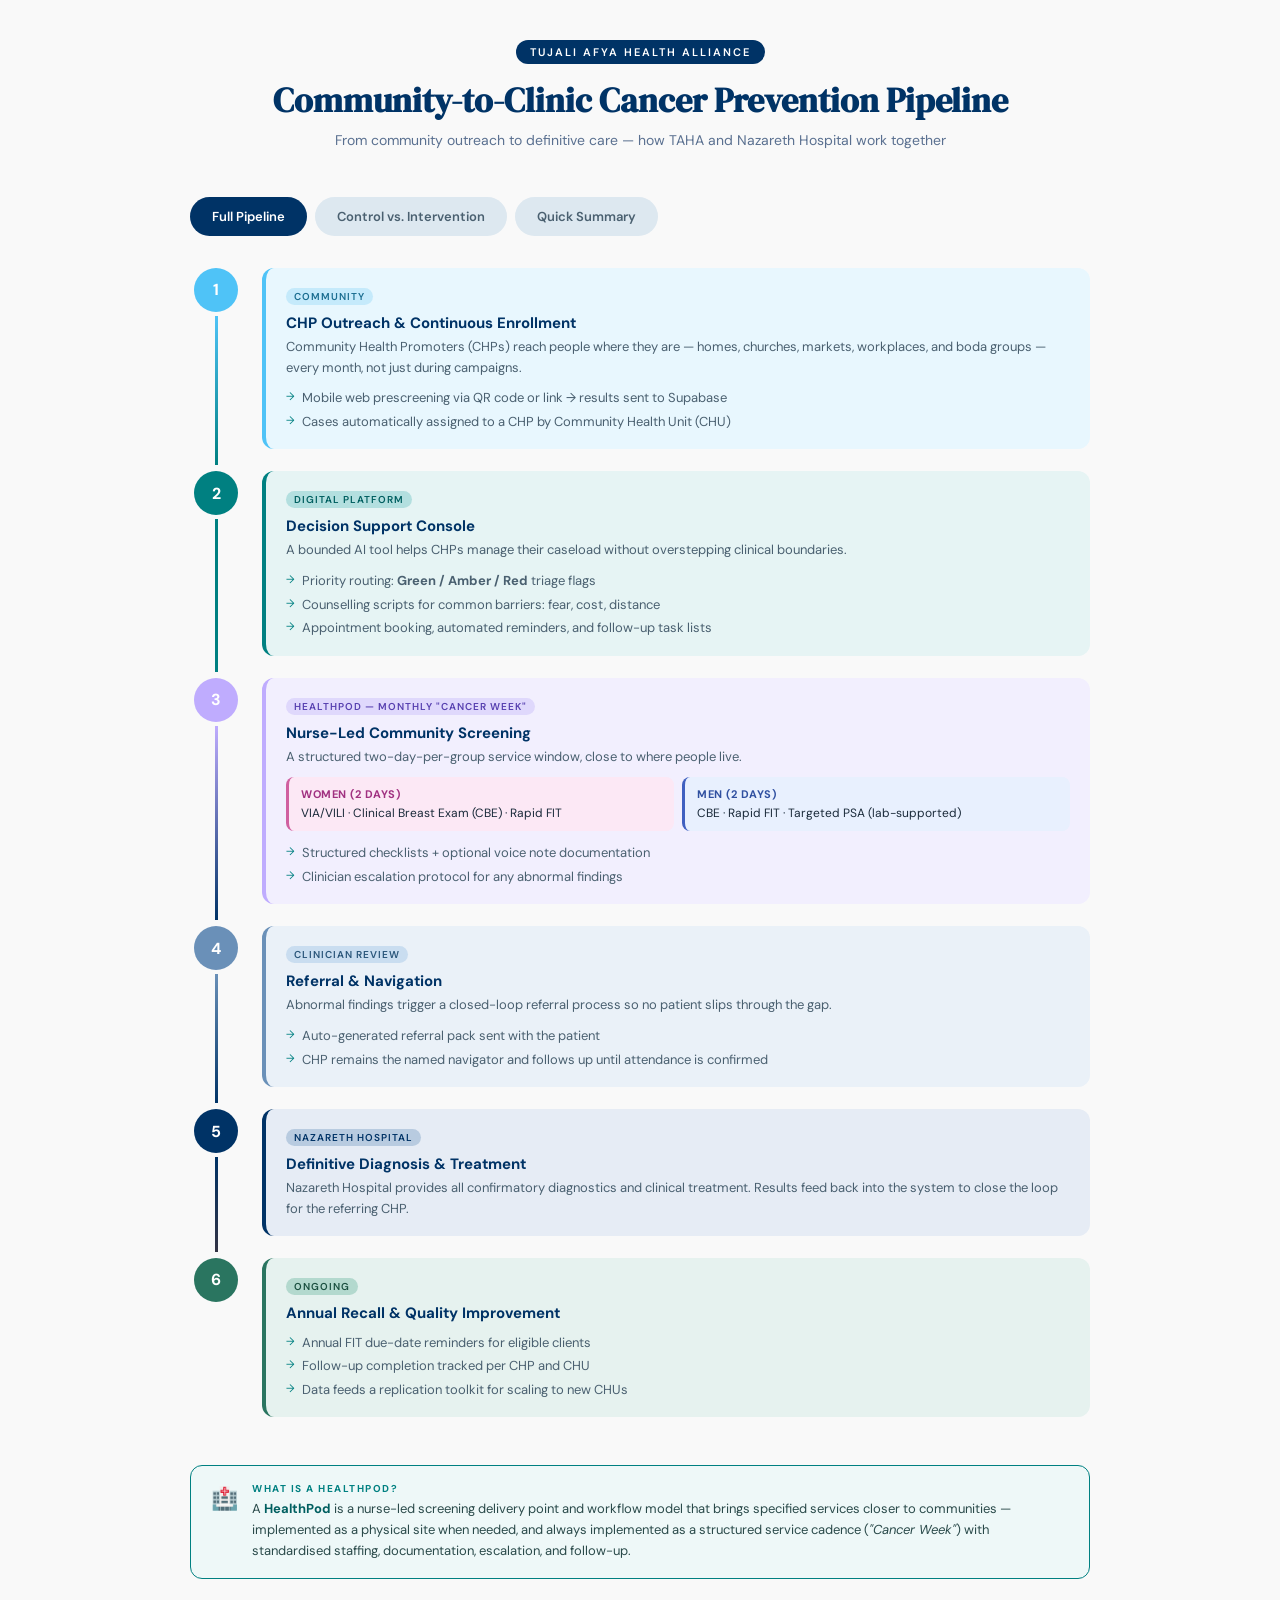
<file: pipeline/cancer-prevention-pipeline-v1.html>
<!DOCTYPE html>
<html lang="en">
<head>
<meta charset="UTF-8">
<meta name="viewport" content="width=device-width, initial-scale=1.0">
<title>TAHA Cancer Prevention Pipeline</title>
<link href="https://fonts.googleapis.com/css2?family=DM+Sans:wght@300;400;500;600;700&family=DM+Serif+Display:ital@0;1&display=swap" rel="stylesheet">
<style>
  :root {
    --sky: #4FC3F7;
    --lavender: #bfacfe;
    --teal: #008081;
    --navy: #003366;
    --white: #f9f9f9;
    --mid: #e8f4f8;
    --dark-teal: #005f60;
  }

  * { box-sizing: border-box; margin: 0; padding: 0; }

  body {
    font-family: 'DM Sans', sans-serif;
    background: var(--white);
    color: #1a2a3a;
    min-height: 100vh;
    padding: 40px 20px 60px;
  }

  .page-wrapper {
    max-width: 900px;
    margin: 0 auto;
  }

  .header {
    text-align: center;
    margin-bottom: 48px;
  }

  .org-tag {
    display: inline-block;
    background: var(--navy);
    color: white;
    font-size: 11px;
    font-weight: 600;
    letter-spacing: 2px;
    text-transform: uppercase;
    padding: 5px 14px;
    border-radius: 20px;
    margin-bottom: 16px;
  }

  h1 {
    font-family: 'DM Serif Display', serif;
    font-size: clamp(22px, 4vw, 34px);
    color: var(--navy);
    line-height: 1.2;
    margin-bottom: 10px;
  }

  .subtitle {
    color: #5a7090;
    font-size: 14px;
    font-weight: 400;
  }

  /* TABS */
  .tabs {
    display: flex;
    gap: 8px;
    margin-bottom: 32px;
    flex-wrap: wrap;
  }

  .tab {
    padding: 9px 20px;
    border-radius: 24px;
    font-size: 13px;
    font-weight: 600;
    cursor: pointer;
    border: 2px solid transparent;
    transition: all 0.2s;
    background: #dde8f0;
    color: #4a6070;
  }

  .tab.active {
    background: var(--navy);
    color: white;
  }

  .tab:hover:not(.active) {
    border-color: var(--navy);
    color: var(--navy);
  }

  .panel { display: none; }
  .panel.active { display: block; }

  /* PIPELINE STEPS */
  .pipeline {
    position: relative;
  }

  .step {
    display: flex;
    gap: 20px;
    margin-bottom: 6px;
    position: relative;
  }

  .step-left {
    display: flex;
    flex-direction: column;
    align-items: center;
    width: 52px;
    flex-shrink: 0;
  }

  .step-num {
    width: 44px;
    height: 44px;
    border-radius: 50%;
    display: flex;
    align-items: center;
    justify-content: center;
    font-weight: 700;
    font-size: 16px;
    color: white;
    flex-shrink: 0;
    position: relative;
    z-index: 1;
  }

  .connector {
    width: 3px;
    flex: 1;
    min-height: 28px;
    margin-top: 4px;
  }

  .step-card {
    flex: 1;
    border-radius: 12px;
    padding: 16px 20px;
    margin-bottom: 16px;
    border-left: 4px solid transparent;
  }

  .step-card h3 {
    font-size: 15px;
    font-weight: 700;
    margin-bottom: 4px;
    color: var(--navy);
  }

  .step-card .location-tag {
    display: inline-block;
    font-size: 10px;
    font-weight: 600;
    letter-spacing: 1px;
    text-transform: uppercase;
    padding: 2px 8px;
    border-radius: 10px;
    margin-bottom: 8px;
  }

  .step-card p {
    font-size: 13px;
    color: #4a6070;
    line-height: 1.6;
  }

  .step-card ul {
    list-style: none;
    margin-top: 8px;
  }

  .step-card ul li {
    font-size: 13px;
    color: #4a6070;
    padding: 2px 0;
    padding-left: 16px;
    position: relative;
    line-height: 1.5;
  }

  .step-card ul li::before {
    content: "→";
    position: absolute;
    left: 0;
    color: var(--teal);
    font-size: 11px;
  }

  /* Color themes per step */
  .s1 .step-num { background: var(--sky); }
  .s1 .connector { background: linear-gradient(to bottom, var(--sky), var(--teal)); }
  .s1 .step-card { background: #e8f7fe; border-color: var(--sky); }
  .s1 .location-tag { background: #c5eafb; color: #1a6d90; }

  .s2 .step-num { background: var(--teal); }
  .s2 .connector { background: linear-gradient(to bottom, var(--teal), var(--teal)); }
  .s2 .step-card { background: #e6f4f4; border-color: var(--teal); }
  .s2 .location-tag { background: #b3dfdf; color: var(--dark-teal); }

  .s3 .step-num { background: var(--lavender); }
  .s3 .connector { background: linear-gradient(to bottom, var(--lavender), var(--navy)); }
  .s3 .step-card { background: #f2effe; border-color: var(--lavender); }
  .s3 .location-tag { background: #dfd8fc; color: #5740b0; }

  .s4 .step-num { background: #6a90b8; }
  .s4 .connector { background: linear-gradient(to bottom, #6a90b8, var(--navy)); }
  .s4 .step-card { background: #eaf1f8; border-color: #6a90b8; }
  .s4 .location-tag { background: #c9ddf0; color: #2a567a; }

  .s5 .step-num { background: var(--navy); }
  .s5 .connector { background: linear-gradient(to bottom, var(--navy), #334); }
  .s5 .step-card { background: #e6ecf5; border-color: var(--navy); }
  .s5 .location-tag { background: #b8cbe0; color: var(--navy); }

  .s6 .step-num { background: #2a7560; }
  .s6 .connector { background: linear-gradient(to bottom, #2a7560, transparent); }
  .s6 .step-card { background: #e6f2ef; border-color: #2a7560; }
  .s6 .location-tag { background: #b3d9ce; color: #1a5040; }

  .no-connector .connector { display: none; }

  /* Gender badges */
  .gender-grid {
    display: grid;
    grid-template-columns: 1fr 1fr;
    gap: 8px;
    margin-top: 10px;
  }

  .gender-box {
    border-radius: 8px;
    padding: 10px 12px;
    font-size: 12px;
  }

  .gender-box.women {
    background: #fce8f5;
    border-left: 3px solid #d060a0;
  }

  .gender-box.men {
    background: #e8f0fe;
    border-left: 3px solid #4060c0;
  }

  .gender-box strong {
    display: block;
    font-size: 11px;
    font-weight: 700;
    letter-spacing: 0.5px;
    text-transform: uppercase;
    margin-bottom: 4px;
  }

  .gender-box.women strong { color: #a03080; }
  .gender-box.men strong { color: #3050a0; }

  /* STEPPED WEDGE */
  .wedge-grid {
    display: grid;
    gap: 20px;
  }

  .wedge-card {
    border-radius: 14px;
    overflow: hidden;
    border: 1px solid #d0dde8;
  }

  .wedge-header {
    padding: 14px 20px;
    display: flex;
    align-items: center;
    gap: 12px;
  }

  .wedge-badge {
    font-size: 11px;
    font-weight: 700;
    letter-spacing: 1px;
    text-transform: uppercase;
    padding: 4px 10px;
    border-radius: 12px;
    white-space: nowrap;
  }

  .wedge-header h3 {
    font-size: 15px;
    font-weight: 700;
    color: var(--navy);
  }

  .wedge-header p {
    font-size: 12px;
    color: #7a90a0;
    margin-top: 1px;
  }

  .wedge-body {
    padding: 16px 20px;
    background: white;
  }

  .flow-row {
    display: flex;
    align-items: center;
    flex-wrap: wrap;
    gap: 6px;
  }

  .flow-node {
    padding: 7px 13px;
    border-radius: 8px;
    font-size: 12px;
    font-weight: 500;
    white-space: nowrap;
  }

  .flow-arrow {
    color: #94a0b0;
    font-size: 16px;
    font-weight: 300;
  }

  .stage0 .wedge-header { background: #eaf1f8; }
  .stage0 .wedge-badge { background: #c5d8ec; color: var(--navy); }
  .stage0 .flow-node { background: #dde8f5; color: #2a4a6a; }
  .stage0 .flow-node.highlight { background: var(--navy); color: white; }

  .stage1 .wedge-header { background: #e6f4f4; }
  .stage1 .wedge-badge { background: #b0d8d8; color: var(--dark-teal); }
  .stage1 .flow-node { background: #d0eeee; color: #1a5050; }
  .stage1 .flow-node.highlight { background: var(--teal); color: white; }
  .stage1 .flow-node.new { background: var(--lavender); color: #3a2080; border: none; }

  /* BULLETS PANEL */
  .bullets-list {
    list-style: none;
    display: grid;
    gap: 14px;
  }

  .bullets-list li {
    display: flex;
    gap: 14px;
    align-items: flex-start;
    background: white;
    border-radius: 10px;
    padding: 14px 18px;
    border: 1px solid #dce8f0;
    font-size: 14px;
    line-height: 1.6;
    color: #2a3a4a;
  }

  .bullets-list li .icon {
    width: 32px;
    height: 32px;
    border-radius: 8px;
    display: flex;
    align-items: center;
    justify-content: center;
    font-size: 16px;
    flex-shrink: 0;
    margin-top: 1px;
  }

  /* DEFINITION BOX */
  .definition-box {
    margin-top: 32px;
    border: 1.5px solid var(--teal);
    border-radius: 12px;
    padding: 16px 20px;
    background: #eef8f8;
    display: flex;
    gap: 14px;
    align-items: flex-start;
  }

  .def-icon {
    font-size: 22px;
    flex-shrink: 0;
    margin-top: 2px;
  }

  .def-label {
    font-size: 10px;
    font-weight: 700;
    text-transform: uppercase;
    letter-spacing: 1.5px;
    color: var(--teal);
    margin-bottom: 4px;
  }

  .definition-box p {
    font-size: 13px;
    color: #2a4a4a;
    line-height: 1.6;
  }

  .definition-box strong {
    color: var(--dark-teal);
  }
</style>
</head>
<body>
<div class="page-wrapper">

  <div class="header">
    <div class="org-tag">Tujali Afya Health Alliance</div>
    <h1>Community-to-Clinic Cancer Prevention Pipeline</h1>
    <p class="subtitle">From community outreach to definitive care — how TAHA and Nazareth Hospital work together</p>
  </div>

  <div class="tabs">
    <div class="tab active" onclick="showTab('overview')">Full Pipeline</div>
    <div class="tab" onclick="showTab('wedge')">Control vs. Intervention</div>
    <div class="tab" onclick="showTab('bullets')">Quick Summary</div>
  </div>

  <!-- FULL PIPELINE -->
  <div class="panel active" id="overview">
    <div class="pipeline">

      <div class="step s1">
        <div class="step-left">
          <div class="step-num">1</div>
          <div class="connector"></div>
        </div>
        <div class="step-card">
          <span class="location-tag">Community</span>
          <h3>CHP Outreach &amp; Continuous Enrollment</h3>
          <p>Community Health Promoters (CHPs) reach people where they are — homes, churches, markets, workplaces, and boda groups — every month, not just during campaigns.</p>
          <ul>
            <li>Mobile web prescreening via QR code or link → results sent to Supabase</li>
            <li>Cases automatically assigned to a CHP by Community Health Unit (CHU)</li>
          </ul>
        </div>
      </div>

      <div class="step s2">
        <div class="step-left">
          <div class="step-num">2</div>
          <div class="connector"></div>
        </div>
        <div class="step-card">
          <span class="location-tag">Digital Platform</span>
          <h3>Decision Support Console</h3>
          <p>A bounded AI tool helps CHPs manage their caseload without overstepping clinical boundaries.</p>
          <ul>
            <li>Priority routing: <strong>Green / Amber / Red</strong> triage flags</li>
            <li>Counselling scripts for common barriers: fear, cost, distance</li>
            <li>Appointment booking, automated reminders, and follow-up task lists</li>
          </ul>
        </div>
      </div>

      <div class="step s3">
        <div class="step-left">
          <div class="step-num">3</div>
          <div class="connector"></div>
        </div>
        <div class="step-card">
          <span class="location-tag">HealthPod — Monthly "Cancer Week"</span>
          <h3>Nurse-Led Community Screening</h3>
          <p>A structured two-day-per-group service window, close to where people live.</p>
          <div class="gender-grid">
            <div class="gender-box women">
              <strong>Women (2 days)</strong>
              VIA/VILI · Clinical Breast Exam (CBE) · Rapid FIT
            </div>
            <div class="gender-box men">
              <strong>Men (2 days)</strong>
              CBE · Rapid FIT · Targeted PSA (lab-supported)
            </div>
          </div>
          <ul style="margin-top:10px">
            <li>Structured checklists + optional voice note documentation</li>
            <li>Clinician escalation protocol for any abnormal findings</li>
          </ul>
        </div>
      </div>

      <div class="step s4">
        <div class="step-left">
          <div class="step-num">4</div>
          <div class="connector"></div>
        </div>
        <div class="step-card">
          <span class="location-tag">Clinician Review</span>
          <h3>Referral &amp; Navigation</h3>
          <p>Abnormal findings trigger a closed-loop referral process so no patient slips through the gap.</p>
          <ul>
            <li>Auto-generated referral pack sent with the patient</li>
            <li>CHP remains the named navigator and follows up until attendance is confirmed</li>
          </ul>
        </div>
      </div>

      <div class="step s5">
        <div class="step-left">
          <div class="step-num">5</div>
          <div class="connector"></div>
        </div>
        <div class="step-card">
          <span class="location-tag">Nazareth Hospital</span>
          <h3>Definitive Diagnosis &amp; Treatment</h3>
          <p>Nazareth Hospital provides all confirmatory diagnostics and clinical treatment. Results feed back into the system to close the loop for the referring CHP.</p>
        </div>
      </div>

      <div class="step s6 no-connector">
        <div class="step-left">
          <div class="step-num">6</div>
          <div class="connector"></div>
        </div>
        <div class="step-card">
          <span class="location-tag">Ongoing</span>
          <h3>Annual Recall &amp; Quality Improvement</h3>
          <ul>
            <li>Annual FIT due-date reminders for eligible clients</li>
            <li>Follow-up completion tracked per CHP and CHU</li>
            <li>Data feeds a replication toolkit for scaling to new CHUs</li>
          </ul>
        </div>
      </div>

    </div>

    <div class="definition-box">
      <div class="def-icon">🏥</div>
      <div>
        <div class="def-label">What is a HealthPod?</div>
        <p>A <strong>HealthPod</strong> is a nurse-led screening delivery point and workflow model that brings specified services closer to communities — implemented as a physical site when needed, and always implemented as a structured service cadence (<em>"Cancer Week"</em>) with standardised staffing, documentation, escalation, and follow-up.</p>
      </div>
    </div>
  </div>

  <!-- STEPPED WEDGE -->
  <div class="panel" id="wedge">
    <div class="wedge-grid">

      <div class="wedge-card stage0">
        <div class="wedge-header">
          <div>
            <div class="wedge-badge">Stage 0 — Control</div>
            <h3>Nazareth-First Model</h3>
            <p>Current standard practice: community screening happens at the hospital</p>
          </div>
        </div>
        <div class="wedge-body">
          <div class="flow-row">
            <div class="flow-node">CHP prescreens<br><small>(QR / web tool)</small></div>
            <div class="flow-arrow">→</div>
            <div class="flow-node">Case assigned<br><small>by CHU</small></div>
            <div class="flow-arrow">→</div>
            <div class="flow-node highlight">Direct referral<br>to Nazareth</div>
            <div class="flow-arrow">→</div>
            <div class="flow-node">Follow-up</div>
          </div>
        </div>
      </div>

      <div class="wedge-card stage1">
        <div class="wedge-header">
          <div>
            <div class="wedge-badge">Stage 1 — Intervention</div>
            <h3>HealthPod-First Model</h3>
            <p>Screening moves closer to the community; Nazareth handles confirmation and treatment</p>
          </div>
        </div>
        <div class="wedge-body">
          <div class="flow-row">
            <div class="flow-node">CHP prescreens<br><small>(QR / web tool)</small></div>
            <div class="flow-arrow">→</div>
            <div class="flow-node">Case assigned<br><small>by CHU</small></div>
            <div class="flow-arrow">→</div>
            <div class="flow-node new">Booking into<br>HealthPod Cancer Week</div>
            <div class="flow-arrow">→</div>
            <div class="flow-node new">Nurse-led screening<br><small>VIA/VILI · CBE · FIT/PSA</small></div>
            <div class="flow-arrow">→</div>
            <div class="flow-node new">Clinician review<br><small>abnormals escalated</small></div>
            <div class="flow-arrow">→</div>
            <div class="flow-node highlight">Nazareth — confirmation<br>&amp; treatment</div>
            <div class="flow-arrow">→</div>
            <div class="flow-node">Closed-loop<br>follow-up &amp; annual recall</div>
          </div>
        </div>
      </div>

    </div>

    <div class="definition-box" style="margin-top:24px">
      <div class="def-icon">📊</div>
      <div>
        <div class="def-label">What the stepped-wedge shows</div>
        <p>In the <strong>control arm</strong>, Nazareth Hospital is both the screening site and treatment centre. In the <strong>intervention arm</strong>, community-proximate HealthPod screening is inserted before Nazareth referral — reducing the burden on the hospital while bringing care closer to patients. Outcomes across both arms are compared to evaluate the model.</p>
      </div>
    </div>
  </div>

  <!-- QUICK BULLETS -->
  <div class="panel" id="bullets">
    <ul class="bullets-list">
      <li>
        <div class="icon" style="background:#e6f7fe;">🏘️</div>
        <div><strong>CHPs enroll continuously within CHUs</strong> using a mobile web tool. Cases auto-assign by CHU so every person has a named community health promoter responsible for them.</div>
      </li>
      <li>
        <div class="icon" style="background:#e6f4f4;">💻</div>
        <div><strong>A decision-support console</strong> helps CHPs prioritise cases, book appointments, use counselling scripts, and track follow-up tasks — within clearly bounded, non-clinical limits.</div>
      </li>
      <li>
        <div class="icon" style="background:#f2effe;">🩺</div>
        <div><strong>Monthly HealthPod "Cancer Week" sessions</strong> deliver nurse-led VIA/VILI, clinical breast exams, and lab-supported FIT/PSA testing — close to where people live. Clinicians review all abnormal results.</div>
      </li>
      <li>
        <div class="icon" style="background:#e6ecf5;">🏥</div>
        <div><strong>Nazareth Hospital provides definitive care.</strong> Referrals are closed-loop: CHPs track attendance, and outcomes feed back into the platform. Eligible clients receive annual FIT recall reminders.</div>
      </li>
    </ul>
  </div>

</div>

<script>
  function showTab(name) {
    document.querySelectorAll('.panel').forEach(p => p.classList.remove('active'));
    document.querySelectorAll('.tab').forEach(t => t.classList.remove('active'));
    document.getElementById(name).classList.add('active');
    event.target.classList.add('active');
  }
</script>
</body>
</html>
</file>
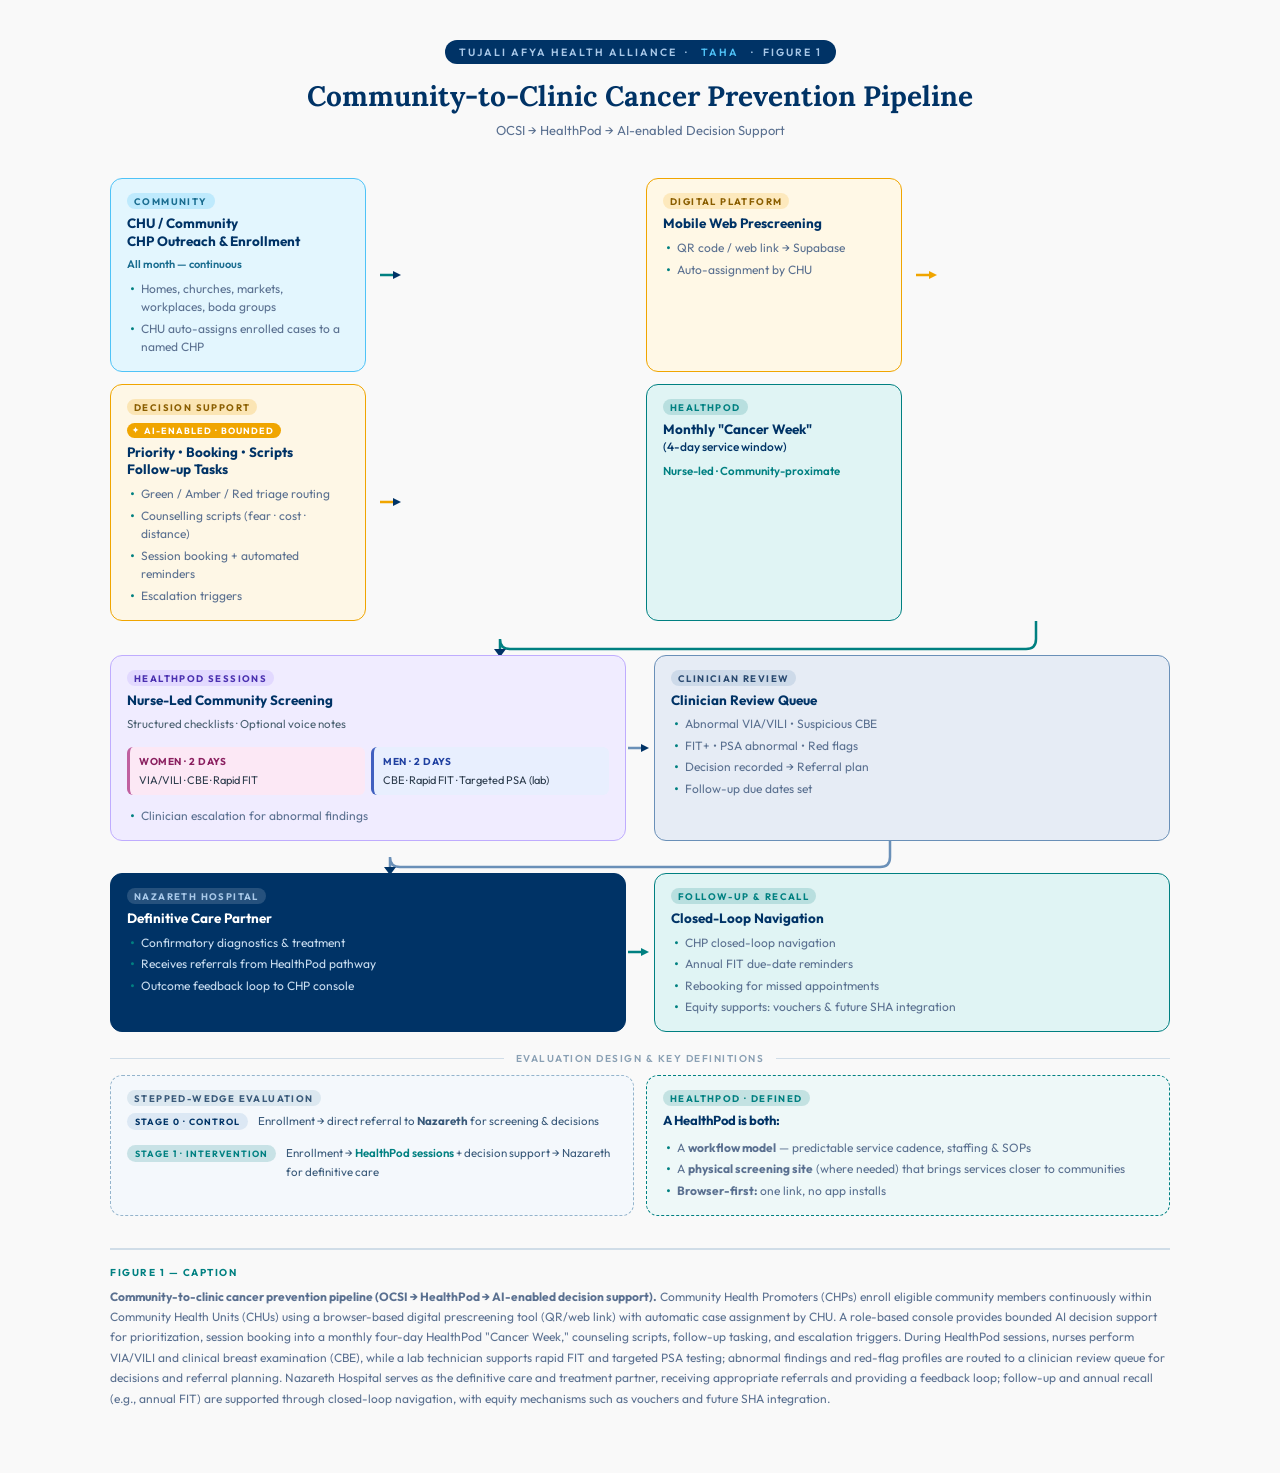
<file: pipeline/cancer-prevention-pipeline-v2.html>
<!DOCTYPE html>
<html lang="en">
<head>
<meta charset="UTF-8">
<meta name="viewport" content="width=device-width, initial-scale=1.0">
<title>TAHA Cancer Prevention Pipeline</title>
<link href="https://fonts.googleapis.com/css2?family=Outfit:wght@300;400;500;600;700&family=Lora:ital,wght@0,500;0,600;1,400&display=swap" rel="stylesheet">
<style>
  :root {
    --sky: #4FC3F7;
    --sky-light: #e3f6fe;
    --lavender: #bfacfe;
    --lavender-light: #f0ecff;
    --teal: #008081;
    --teal-light: #e0f4f4;
    --navy: #003366;
    --navy-light: #e6ecf5;
    --white: #f9f9f9;
    --border: #d0dde8;
    --text-main: #0d1e30;
    --text-muted: #5a7090;
    --ai-gold: #f0a500;
    --ai-gold-light: #fef7e6;
  }

  * { box-sizing: border-box; margin: 0; padding: 0; }

  body {
    font-family: 'Outfit', sans-serif;
    background: var(--white);
    color: var(--text-main);
    padding: 40px 24px 64px;
  }

  .page {
    max-width: 1060px;
    margin: 0 auto;
  }

  /* ── HEADER ─────────────────────────────────────── */
  .header {
    text-align: center;
    margin-bottom: 40px;
  }

  .header-kicker {
    display: inline-flex;
    align-items: center;
    gap: 8px;
    background: var(--navy);
    color: #a8c8e8;
    font-size: 10.5px;
    font-weight: 600;
    letter-spacing: 2px;
    text-transform: uppercase;
    padding: 5px 14px;
    border-radius: 20px;
    margin-bottom: 14px;
  }

  .header-kicker span { color: var(--sky); }

  h1 {
    font-family: 'Lora', serif;
    font-size: clamp(18px, 3vw, 28px);
    color: var(--navy);
    line-height: 1.3;
    max-width: 700px;
    margin: 0 auto 8px;
  }

  .header-sub {
    font-size: 13px;
    color: var(--text-muted);
    font-weight: 400;
  }

  /* ── FLOW GRID (rows 1–3) ─────────────────────── */
  .flow-layer {
    display: grid;
    gap: 0;
    margin-bottom: 0;
  }

  /* Row 1: 4 columns */
  .row-1 {
    display: grid;
    grid-template-columns: repeat(4, 1fr);
    gap: 12px;
    align-items: stretch;
    position: relative;
  }

  /* Row 2: 2 columns */
  .row-2 {
    display: grid;
    grid-template-columns: 1fr 1fr;
    gap: 12px;
    align-items: stretch;
    position: relative;
  }

  /* Row 3: 2 columns */
  .row-3 {
    display: grid;
    grid-template-columns: 1fr 1fr;
    gap: 12px;
    align-items: stretch;
  }

  /* Row 4 (bottom info): 2 columns */
  .row-4 {
    display: grid;
    grid-template-columns: 1fr 1fr;
    gap: 12px;
    align-items: stretch;
    margin-top: 10px;
  }

  /* Arrow connectors between rows */
  .arrow-row {
    display: flex;
    justify-content: center;
    align-items: center;
    padding: 6px 0 4px;
    gap: 0;
  }

  .arrow-row.row1-to-row2 {
    /* wide right side: arrow from col 4 down to right col of row2 */
    justify-content: flex-end;
    padding-right: calc(25% + 6px);
  }

  .v-arrow {
    display: flex;
    flex-direction: column;
    align-items: center;
    gap: 0;
  }

  .v-arrow .shaft {
    width: 2.5px;
    height: 20px;
    background: linear-gradient(to bottom, var(--teal), var(--navy));
    border-radius: 2px;
  }

  .v-arrow .head {
    width: 0;
    height: 0;
    border-left: 7px solid transparent;
    border-right: 7px solid transparent;
    border-top: 9px solid var(--navy);
  }

  /* Horizontal arrow inside row */
  .h-arrow {
    display: flex;
    align-items: center;
    justify-content: center;
    flex-direction: column;
    width: 24px;
    flex-shrink: 0;
  }

  .h-arrow .ha-shaft {
    height: 2.5px;
    width: 100%;
    background: var(--teal);
    border-radius: 2px;
  }

  /* ── NODE CARDS ─────────────────────────────────── */
  .node {
    border-radius: 12px;
    padding: 14px 16px;
    position: relative;
    border: 1.5px solid var(--border);
    display: flex;
    flex-direction: column;
    gap: 6px;
    transition: box-shadow 0.2s;
  }

  .node:hover {
    box-shadow: 0 6px 22px rgba(0,51,102,0.10);
  }

  .node-label {
    font-size: 9.5px;
    font-weight: 700;
    letter-spacing: 1.4px;
    text-transform: uppercase;
    padding: 2px 7px;
    border-radius: 8px;
    display: inline-block;
    align-self: flex-start;
  }

  .node h3 {
    font-size: 13.5px;
    font-weight: 700;
    line-height: 1.3;
    color: var(--navy);
  }

  .node p, .node ul {
    font-size: 12px;
    color: var(--text-muted);
    line-height: 1.55;
  }

  .node ul {
    list-style: none;
    display: flex;
    flex-direction: column;
    gap: 3px;
  }

  .node ul li {
    padding-left: 14px;
    position: relative;
  }

  .node ul li::before {
    content: "·";
    position: absolute;
    left: 4px;
    color: var(--teal);
    font-weight: 700;
    font-size: 16px;
    line-height: 1;
    top: 1px;
  }

  /* Color themes */
  .c-community {
    background: var(--sky-light);
    border-color: var(--sky);
  }
  .c-community .node-label { background: rgba(79,195,247,0.25); color: #1a6d90; }

  .c-digital {
    background: #fff8e6;
    border-color: var(--ai-gold);
  }
  .c-digital .node-label { background: rgba(240,165,0,0.18); color: #8a5e00; }

  .c-ai {
    background: var(--ai-gold-light);
    border-color: var(--ai-gold);
    position: relative;
  }
  .c-ai .node-label { background: rgba(240,165,0,0.22); color: #8a5e00; }

  .c-healthpod {
    background: var(--teal-light);
    border-color: var(--teal);
  }
  .c-healthpod .node-label { background: rgba(0,128,129,0.18); color: var(--teal); }

  .c-screening {
    background: var(--lavender-light);
    border-color: var(--lavender);
  }
  .c-screening .node-label { background: rgba(191,172,254,0.3); color: #4a30b0; }

  .c-clinician {
    background: var(--navy-light);
    border-color: #6a90b8;
  }
  .c-clinician .node-label { background: rgba(106,144,184,0.2); color: #2a4a70; }

  .c-nazareth {
    background: var(--navy);
    border-color: var(--navy);
  }
  .c-nazareth h3, .c-nazareth p, .c-nazareth ul li { color: #c8ddf0; }
  .c-nazareth h3 { color: white; }
  .c-nazareth .node-label { background: rgba(255,255,255,0.15); color: #a8c8e8; }

  .c-followup {
    background: var(--teal-light);
    border-color: var(--teal);
  }
  .c-followup .node-label { background: rgba(0,128,129,0.18); color: var(--teal); }

  .c-wedge {
    background: #f4f8fc;
    border: 1.5px dashed #94b4cc;
  }
  .c-wedge .node-label { background: #dce8f0; color: #3a5a7a; }

  .c-healthpod-def {
    background: #eef8f8;
    border: 1.5px dashed var(--teal);
  }
  .c-healthpod-def .node-label { background: rgba(0,128,129,0.18); color: var(--teal); }

  /* Gender sub-grid */
  .gender-grid {
    display: grid;
    grid-template-columns: 1fr 1fr;
    gap: 6px;
    margin-top: 4px;
  }

  .gender-box {
    border-radius: 6px;
    padding: 7px 9px;
    font-size: 11px;
    line-height: 1.5;
    color: #2a3a4a;
  }

  .gender-box strong {
    display: block;
    font-size: 10px;
    font-weight: 700;
    letter-spacing: 0.5px;
    text-transform: uppercase;
    margin-bottom: 3px;
  }

  .gw { background: #fce8f5; border-left: 3px solid #c060a0; }
  .gw strong { color: #8a2060; }
  .gm { background: #e8effe; border-left: 3px solid #4060c0; }
  .gm strong { color: #2040a0; }

  /* Row-arrow connectors */
  .connector-row {
    display: flex;
    align-items: center;
    padding: 8px 0 6px;
    gap: 4px;
    position: relative;
  }

  /* Right-to-left arrow (row 1 col4 → row2 col2) */
  .bend-right .shaft-h {
    height: 2.5px;
    background: var(--teal);
    border-radius: 2px;
  }

  .bend-right .shaft-v {
    width: 2.5px;
    background: linear-gradient(to bottom, var(--teal), var(--navy));
    border-radius: 2px;
  }

  /* Inter-row connecting svg arrows */
  .svg-connector {
    width: 100%;
    overflow: visible;
    display: block;
  }

  /* AI badge decoration */
  .ai-badge {
    display: inline-flex;
    align-items: center;
    gap: 4px;
    background: var(--ai-gold);
    color: white;
    font-size: 9px;
    font-weight: 700;
    letter-spacing: 1px;
    text-transform: uppercase;
    padding: 2px 7px 2px 5px;
    border-radius: 10px;
    align-self: flex-start;
    margin-top: 2px;
  }

  .ai-badge::before {
    content: "✦";
    font-size: 8px;
  }

  /* Divider labels between rows */
  .row-divider {
    display: flex;
    align-items: center;
    gap: 12px;
    margin: 14px 0 10px;
  }

  .row-divider::before,
  .row-divider::after {
    content: "";
    flex: 1;
    height: 1px;
    background: var(--border);
  }

  .row-divider span {
    font-size: 10px;
    font-weight: 600;
    letter-spacing: 1.5px;
    text-transform: uppercase;
    color: #8aa0b4;
    white-space: nowrap;
  }

  /* Down arrow block */
  .down-arrow-block {
    display: flex;
    justify-content: center;
    padding: 6px 0;
  }

  .down-arrow-block.left { justify-content: flex-start; padding-left: 25%; }
  .down-arrow-block.right { justify-content: flex-end; padding-right: 25%; }

  .down-arrow {
    display: flex;
    flex-direction: column;
    align-items: center;
  }

  .da-shaft {
    width: 2px;
    height: 18px;
    background: linear-gradient(to bottom, var(--sky), var(--teal));
  }

  .da-head {
    width: 0;
    height: 0;
    border-left: 6px solid transparent;
    border-right: 6px solid transparent;
    border-top: 8px solid var(--teal);
  }

  /* Bent connector from row2 right → row3 left */
  .bent-connector {
    display: flex;
    justify-content: flex-end;
    padding-right: 26%;
    padding-left: 26%;
    gap: 0;
    position: relative;
    height: 36px;
  }

  /* Figure caption */
  .caption-box {
    margin-top: 32px;
    border-top: 2px solid var(--border);
    padding-top: 16px;
  }

  .caption-label {
    font-size: 10px;
    font-weight: 700;
    letter-spacing: 1.5px;
    text-transform: uppercase;
    color: var(--teal);
    margin-bottom: 8px;
  }

  .caption-box p {
    font-size: 12px;
    color: var(--text-muted);
    line-height: 1.7;
  }

  /* Horizontal flow arrows in rows */
  .row-with-arrows {
    display: flex;
    align-items: stretch;
    gap: 0;
  }

  .mini-arrow {
    display: flex;
    align-items: center;
    padding: 0 2px;
    flex-shrink: 0;
  }

  .mini-arrow svg {
    width: 22px;
    height: 16px;
  }

  /* Wedge side-by-side labels */
  .wedge-stage {
    display: flex;
    gap: 10px;
    align-items: flex-start;
    margin-bottom: 8px;
  }

  .wedge-stage:last-child { margin-bottom: 0; }

  .stage-pill {
    display: inline-block;
    font-size: 9px;
    font-weight: 700;
    letter-spacing: 1px;
    text-transform: uppercase;
    padding: 3px 8px;
    border-radius: 10px;
    white-space: nowrap;
    flex-shrink: 0;
    margin-top: 1px;
  }

  .stage-control { background: #dce8f4; color: var(--navy); }
  .stage-intervention { background: rgba(0,128,129,0.18); color: var(--teal); }

  .wedge-flow {
    font-size: 11.5px;
    color: #3a5a7a;
    line-height: 1.6;
  }

  .wedge-flow em {
    font-style: normal;
    color: var(--teal);
    font-weight: 600;
  }

</style>
</head>
<body>
<div class="page">

  <!-- HEADER -->
  <div class="header">
    <div class="header-kicker">
      Tujali Afya Health Alliance &nbsp;·&nbsp; <span>TAHA</span> &nbsp;·&nbsp; Figure 1
    </div>
    <h1>Community-to-Clinic Cancer Prevention Pipeline</h1>
    <p class="header-sub">OCSI &rarr; HealthPod &rarr; AI-enabled Decision Support</p>
  </div>

  <!-- ══════════ ROW 1: 4 nodes ══════════ -->
  <div class="row-1">

    <!-- 1. Community -->
    <div class="node c-community">
      <span class="node-label">Community</span>
      <h3>CHU / Community<br>CHP Outreach &amp; Enrollment</h3>
      <p style="font-weight:600; color:#1a6d90; font-size:11px;">All month — continuous</p>
      <ul>
        <li>Homes, churches, markets, workplaces, boda groups</li>
        <li>CHU auto-assigns enrolled cases to a named CHP</li>
      </ul>
    </div>

    <!-- mini arrow -->
    <div class="mini-arrow">
      <svg viewBox="0 0 22 16" fill="none" xmlns="http://www.w3.org/2000/svg">
        <line x1="0" y1="8" x2="14" y2="8" stroke="#008081" stroke-width="2.5" stroke-linecap="round"/>
        <polygon points="13,4 21,8 13,12" fill="#003366"/>
      </svg>
    </div>

    <!-- 2. Digital Prescreening -->
    <div class="node c-digital">
      <span class="node-label">Digital Platform</span>
      <h3>Mobile Web Prescreening</h3>
      <ul>
        <li>QR code / web link → Supabase</li>
        <li>Auto-assignment by CHU</li>
      </ul>
    </div>

    <!-- mini arrow -->
    <div class="mini-arrow">
      <svg viewBox="0 0 22 16" fill="none" xmlns="http://www.w3.org/2000/svg">
        <line x1="0" y1="8" x2="14" y2="8" stroke="#f0a500" stroke-width="2.5" stroke-linecap="round"/>
        <polygon points="13,4 21,8 13,12" fill="#f0a500"/>
      </svg>
    </div>

    <!-- 3. AI Decision Support -->
    <div class="node c-ai">
      <span class="node-label">Decision Support</span>
      <div class="ai-badge">AI-enabled · Bounded</div>
      <h3>Priority &bull; Booking &bull; Scripts<br>Follow-up Tasks</h3>
      <ul>
        <li>Green / Amber / Red triage routing</li>
        <li>Counselling scripts (fear · cost · distance)</li>
        <li>Session booking + automated reminders</li>
        <li>Escalation triggers</li>
      </ul>
    </div>

    <!-- mini arrow -->
    <div class="mini-arrow">
      <svg viewBox="0 0 22 16" fill="none" xmlns="http://www.w3.org/2000/svg">
        <line x1="0" y1="8" x2="14" y2="8" stroke="#f0a500" stroke-width="2.5" stroke-linecap="round"/>
        <polygon points="13,4 21,8 13,12" fill="#003366"/>
      </svg>
    </div>

    <!-- 4. HealthPod -->
    <div class="node c-healthpod">
      <span class="node-label">HealthPod</span>
      <h3>Monthly "Cancer Week"<br><span style="font-weight:500; font-size:12px;">(4-day service window)</span></h3>
      <p style="font-size:11.5px; color: var(--teal); font-weight:600;">Nurse-led · Community-proximate</p>
    </div>

  </div><!-- /row-1 -->

  <!-- connector: row1-col4 curves down-left to row2-col2 -->
  <div style="display:flex; justify-content:flex-end; padding: 0 0 0 0; position:relative; height:34px;">
    <svg width="100%" height="34" style="position:absolute; top:0; left:0;" viewBox="0 0 1060 34" preserveAspectRatio="none" xmlns="http://www.w3.org/2000/svg">
      <!-- From right-center of col4 (≈87.5%) downward, then left to center of col1-2 boundary (≈37.5%) -->
      <path d="M 926 0 L 926 18 Q 926 28 916 28 L 400 28 Q 390 28 390 18 L 390 34" 
            fill="none" stroke="#008081" stroke-width="2.5" stroke-linecap="round"/>
      <polygon points="384,28 390,36 396,28" fill="#003366"/>
    </svg>
  </div>

  <!-- ══════════ ROW 2: screening + clinician ══════════ -->
  <div style="display:grid; grid-template-columns:1fr 28px 1fr; gap:0; align-items:stretch;">

    <!-- Screening -->
    <div class="node c-screening">
      <span class="node-label">HealthPod Sessions</span>
      <h3>Nurse-Led Community Screening</h3>
      <p style="font-size:11.5px; color:#4a6070; margin-bottom:4px;">Structured checklists · Optional voice notes</p>
      <div class="gender-grid">
        <div class="gender-box gw">
          <strong>Women · 2 days</strong>
          VIA/VILI · CBE · Rapid FIT
        </div>
        <div class="gender-box gm">
          <strong>Men · 2 days</strong>
          CBE · Rapid FIT · Targeted PSA (lab)
        </div>
      </div>
      <ul style="margin-top:6px;">
        <li>Clinician escalation for abnormal findings</li>
      </ul>
    </div>

    <!-- arrow right -->
    <div class="mini-arrow" style="padding:0 2px;">
      <svg viewBox="0 0 22 16" fill="none" xmlns="http://www.w3.org/2000/svg">
        <line x1="0" y1="8" x2="14" y2="8" stroke="#6a90b8" stroke-width="2.5" stroke-linecap="round"/>
        <polygon points="13,4 21,8 13,12" fill="#003366"/>
      </svg>
    </div>

    <!-- Clinician -->
    <div class="node c-clinician">
      <span class="node-label">Clinician Review</span>
      <h3>Clinician Review Queue</h3>
      <ul>
        <li>Abnormal VIA/VILI &bull; Suspicious CBE</li>
        <li>FIT+ &bull; PSA abnormal &bull; Red flags</li>
        <li>Decision recorded → Referral plan</li>
        <li>Follow-up due dates set</li>
      </ul>
    </div>

  </div><!-- /row-2 -->

  <!-- connector: row2-col2 down-left to row3-col1 -->
  <div style="position:relative; height:32px;">
    <svg width="100%" height="32" style="position:absolute; top:0; left:0;" viewBox="0 0 1060 32" preserveAspectRatio="none" xmlns="http://www.w3.org/2000/svg">
      <path d="M 780 0 L 780 16 Q 780 26 770 26 L 290 26 Q 280 26 280 16 L 280 32"
            fill="none" stroke="#6a90b8" stroke-width="2.5" stroke-linecap="round"/>
      <polygon points="274,26 280,34 286,26" fill="#003366"/>
    </svg>
  </div>

  <!-- ══════════ ROW 3: nazareth + follow-up ══════════ -->
  <div style="display:grid; grid-template-columns:1fr 28px 1fr; gap:0; align-items:stretch;">

    <!-- Nazareth -->
    <div class="node c-nazareth">
      <span class="node-label">Nazareth Hospital</span>
      <h3>Definitive Care Partner</h3>
      <ul>
        <li>Confirmatory diagnostics &amp; treatment</li>
        <li>Receives referrals from HealthPod pathway</li>
        <li>Outcome feedback loop to CHP console</li>
      </ul>
    </div>

    <!-- arrow right -->
    <div class="mini-arrow" style="padding:0 2px;">
      <svg viewBox="0 0 22 16" fill="none" xmlns="http://www.w3.org/2000/svg">
        <line x1="0" y1="8" x2="14" y2="8" stroke="#008081" stroke-width="2.5" stroke-linecap="round"/>
        <polygon points="13,4 21,8 13,12" fill="#008081"/>
      </svg>
    </div>

    <!-- Follow-up -->
    <div class="node c-followup">
      <span class="node-label">Follow-up &amp; Recall</span>
      <h3>Closed-Loop Navigation</h3>
      <ul>
        <li>CHP closed-loop navigation</li>
        <li>Annual FIT due-date reminders</li>
        <li>Rebooking for missed appointments</li>
        <li>Equity supports: vouchers &amp; future SHA integration</li>
      </ul>
    </div>

  </div><!-- /row-3 -->

  <!-- ══════════ ROW 4: Stepped Wedge + HealthPod definition ══════════ -->
  <div class="row-divider" style="margin-top:20px;">
    <span>Evaluation Design &amp; Key Definitions</span>
  </div>

  <div class="row-4">

    <!-- Stepped Wedge -->
    <div class="node c-wedge">
      <span class="node-label">Stepped-Wedge Evaluation</span>
      <div class="wedge-stage">
        <span class="stage-pill stage-control">Stage 0 · Control</span>
        <div class="wedge-flow">
          Enrollment → direct referral to <strong>Nazareth</strong> for screening &amp; decisions
        </div>
      </div>
      <div class="wedge-stage">
        <span class="stage-pill stage-intervention">Stage 1 · Intervention</span>
        <div class="wedge-flow">
          Enrollment → <em>HealthPod sessions</em> + decision support → Nazareth for definitive care
        </div>
      </div>
    </div>

    <!-- HealthPod Definition -->
    <div class="node c-healthpod-def">
      <span class="node-label">HealthPod · Defined</span>
      <h3 style="font-size:13px; margin-bottom:4px;">A HealthPod is both:</h3>
      <ul>
        <li>A <strong>workflow model</strong> — predictable service cadence, staffing &amp; SOPs</li>
        <li>A <strong>physical screening site</strong> (where needed) that brings services closer to communities</li>
        <li><strong>Browser-first:</strong> one link, no app installs</li>
      </ul>
    </div>

  </div><!-- /row-4 -->

  <!-- FIGURE CAPTION -->
  <div class="caption-box">
    <div class="caption-label">Figure 1 — Caption</div>
    <p><strong>Community-to-clinic cancer prevention pipeline (OCSI → HealthPod → AI-enabled decision support).</strong> Community Health Promoters (CHPs) enroll eligible community members continuously within Community Health Units (CHUs) using a browser-based digital prescreening tool (QR/web link) with automatic case assignment by CHU. A role-based console provides bounded AI decision support for prioritization, session booking into a monthly four-day HealthPod "Cancer Week," counseling scripts, follow-up tasking, and escalation triggers. During HealthPod sessions, nurses perform VIA/VILI and clinical breast examination (CBE), while a lab technician supports rapid FIT and targeted PSA testing; abnormal findings and red-flag profiles are routed to a clinician review queue for decisions and referral planning. Nazareth Hospital serves as the definitive care and treatment partner, receiving appropriate referrals and providing a feedback loop; follow-up and annual recall (e.g., annual FIT) are supported through closed-loop navigation, with equity mechanisms such as vouchers and future SHA integration.</p>
  </div>

</div>
</body>
</html>
</file>
